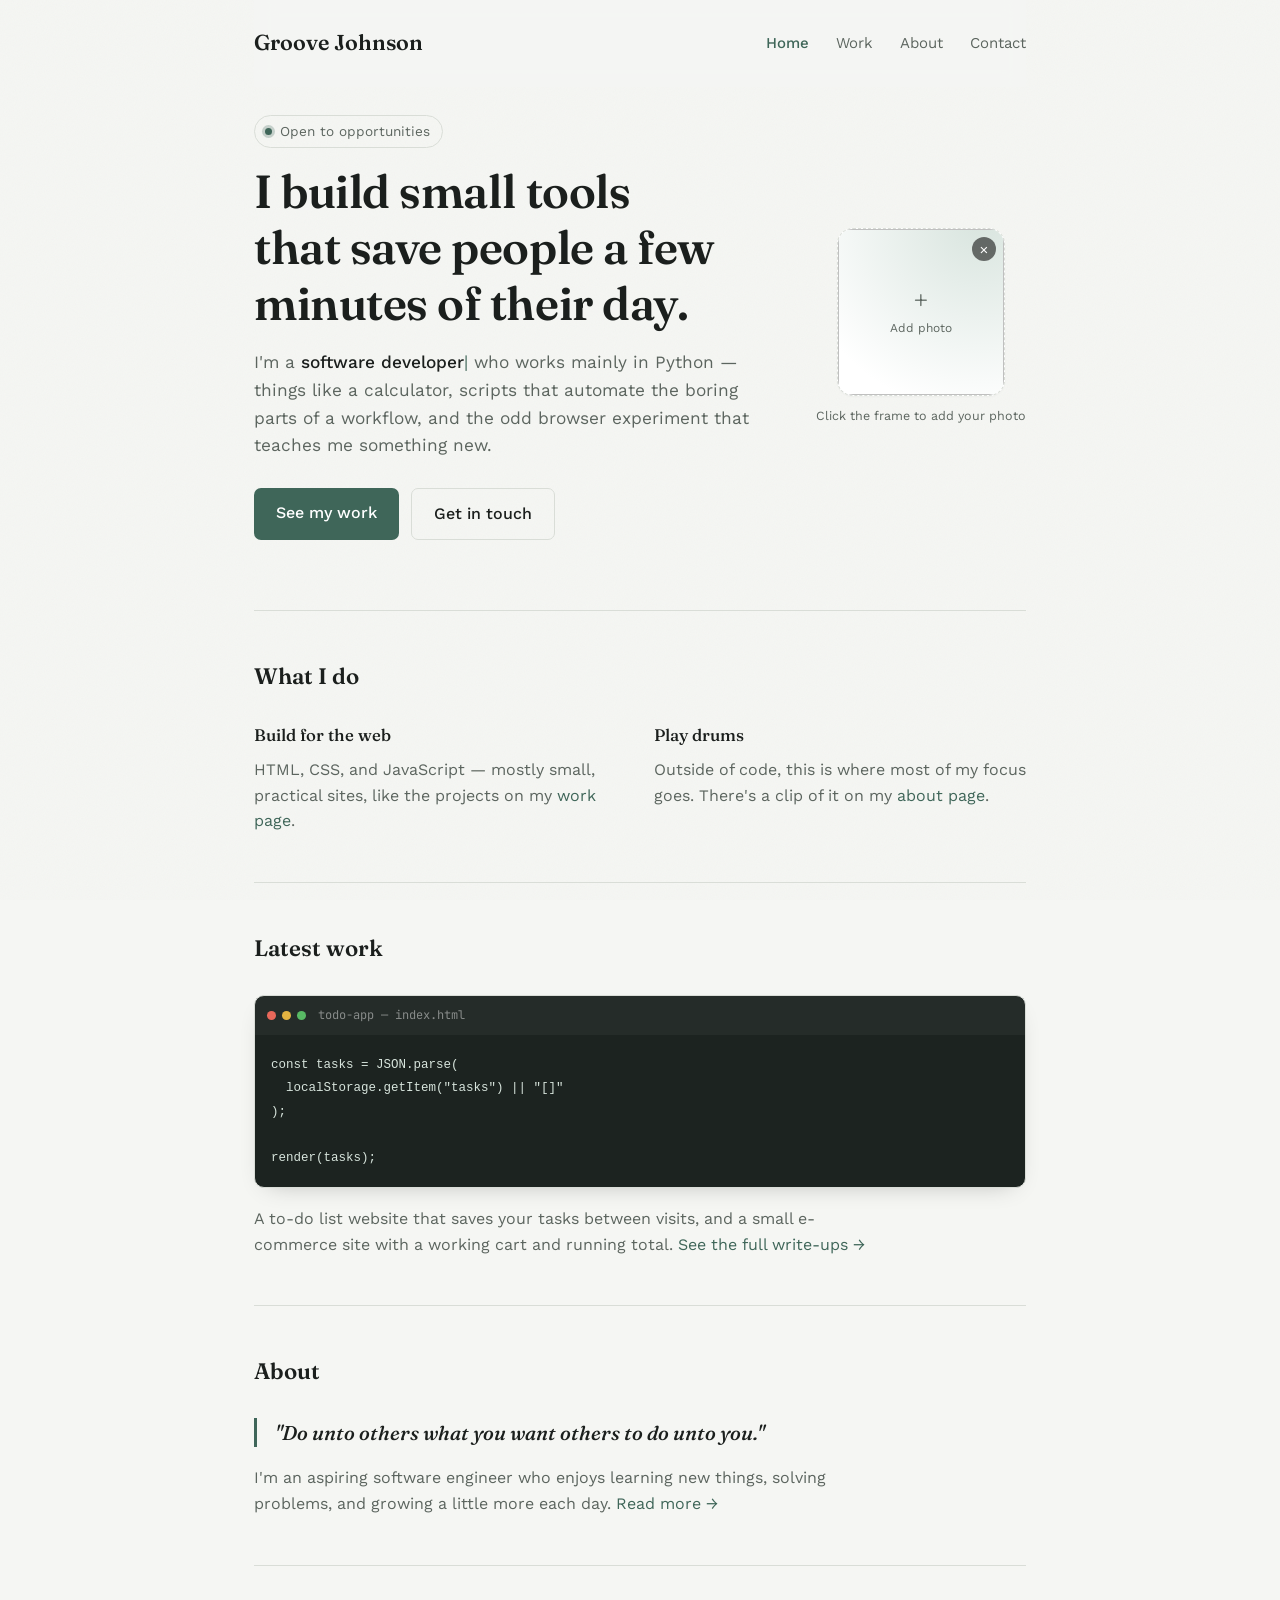
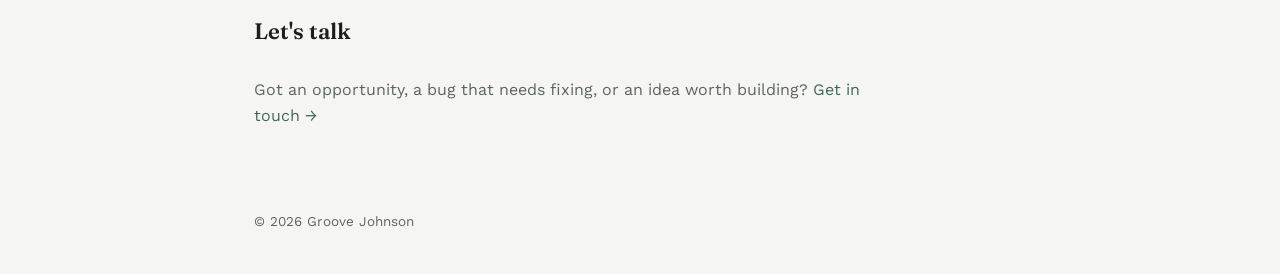
<file: index.html>
<!DOCTYPE html>
<html lang="en">
<head>
<meta charset="UTF-8">
<meta name="viewport" content="width=device-width, initial-scale=1">
<title>Groove Johnson — Software Developer</title>
<link rel="preconnect" href="https://fonts.googleapis.com">
<link rel="preconnect" href="https://fonts.gstatic.com" crossorigin>
<link href="https://fonts.googleapis.com/css2?family=Fraunces:ital,opsz,wght@0,9..144,400;0,9..144,600;0,9..144,700;1,9..144,500&family=Work+Sans:wght@400;500;600&family=JetBrains+Mono:wght@400;500&display=swap" rel="stylesheet">
<link rel="stylesheet" href="style.css">
</head>
<body>
<div class="noise" aria-hidden="true"></div>

<div class="wrap">

  <nav id="nav">
    <span class="logo">Groove Johnson</span>
    <div class="nav-links">
      <a href="index.html" class="active">Home</a>
      <a href="work.html">Work</a>
      <a href="about.html">About</a>
      <a href="contact.html">Contact</a>
    </div>
  </nav>

  <header class="hero">
    <div class="hero-text">
      <p class="eyebrow">
        <span class="dot" aria-hidden="true"></span>
        Open to opportunities
      </p>
      <h1 class="reveal">I build small tools that save people a few minutes of their day.</h1>
      <p class="lede reveal">
        I'm a <span id="role">software developer</span><span class="cursor" aria-hidden="true">|</span> who works mainly in Python — things like a calculator, scripts that automate the boring parts of a workflow, and the odd browser experiment that teaches me something new.
      </p>
      <div class="cta-row reveal">
        <a class="btn" href="work.html">See my work</a>
        <a class="btn ghost" href="contact.html">Get in touch</a>
      </div>
    </div>

    <div class="hero-photo reveal">
      <div class="photo-frame" id="photoFrame" tabindex="0" role="button" aria-label="Upload your photo">
        <img id="photoImg" alt="" hidden>
        <div class="photo-placeholder" id="photoPlaceholder">
          <span>+</span>
          <small>Add photo</small>
        </div>
        <button class="photo-remove" id="photoRemove" type="button" hidden aria-label="Remove photo">×</button>
        <input type="file" id="photoInput" accept="image/*" hidden>
      </div>
      <p class="photo-caption">Click the frame to add your photo</p>
    </div>
  </header>

  <section id="glance">
    <div class="section-head">
      <h2>What I do</h2>
    </div>
    <div class="glance-grid">
      <div class="glance-item">
        <h3>Build for the web</h3>
        <p>HTML, CSS, and JavaScript — mostly small, practical sites, like the projects on my <a href="work.html">work page</a>.</p>
      </div>
      <div class="glance-item">
        <h3>Play drums</h3>
        <p>Outside of code, this is where most of my focus goes. There's a clip of it on my <a href="about.html">about page</a>.</p>
      </div>
    </div>
  </section>

  <section id="featured-work">
    <div class="section-head">
      <h2>Latest work</h2>
    </div>
    <div class="project-window small">
      <div class="window-bar">
        <span></span><span></span><span></span>
        <span class="window-title">todo-app — index.html</span>
      </div>
      <div class="window-body">
        <pre><code>const tasks = JSON.parse(
  localStorage.getItem("tasks") || "[]"
);

render(tasks);</code></pre>
      </div>
    </div>
    <p class="home-teaser-text">A to-do list website that saves your tasks between visits, and a small e-commerce site with a working cart and running total. <a href="work.html">See the full write-ups →</a></p>
  </section>

  <section id="home-about">
    <div class="section-head">
      <h2>About</h2>
    </div>
    <p class="pull">"Do unto others what you want others to do unto you."</p>
    <p class="home-teaser-text">I'm an aspiring software engineer who enjoys learning new things, solving problems, and growing a little more each day. <a href="about.html">Read more →</a></p>
  </section>

  <section id="home-contact">
    <div class="section-head">
      <h2>Let's talk</h2>
    </div>
    <p class="home-teaser-text">Got an opportunity, a bug that needs fixing, or an idea worth building? <a href="contact.html">Get in touch →</a></p>
  </section>

  <footer>© 2026 Groove Johnson</footer>
</div>

<script src="script.js"></script>
</body>
</html>
</file>
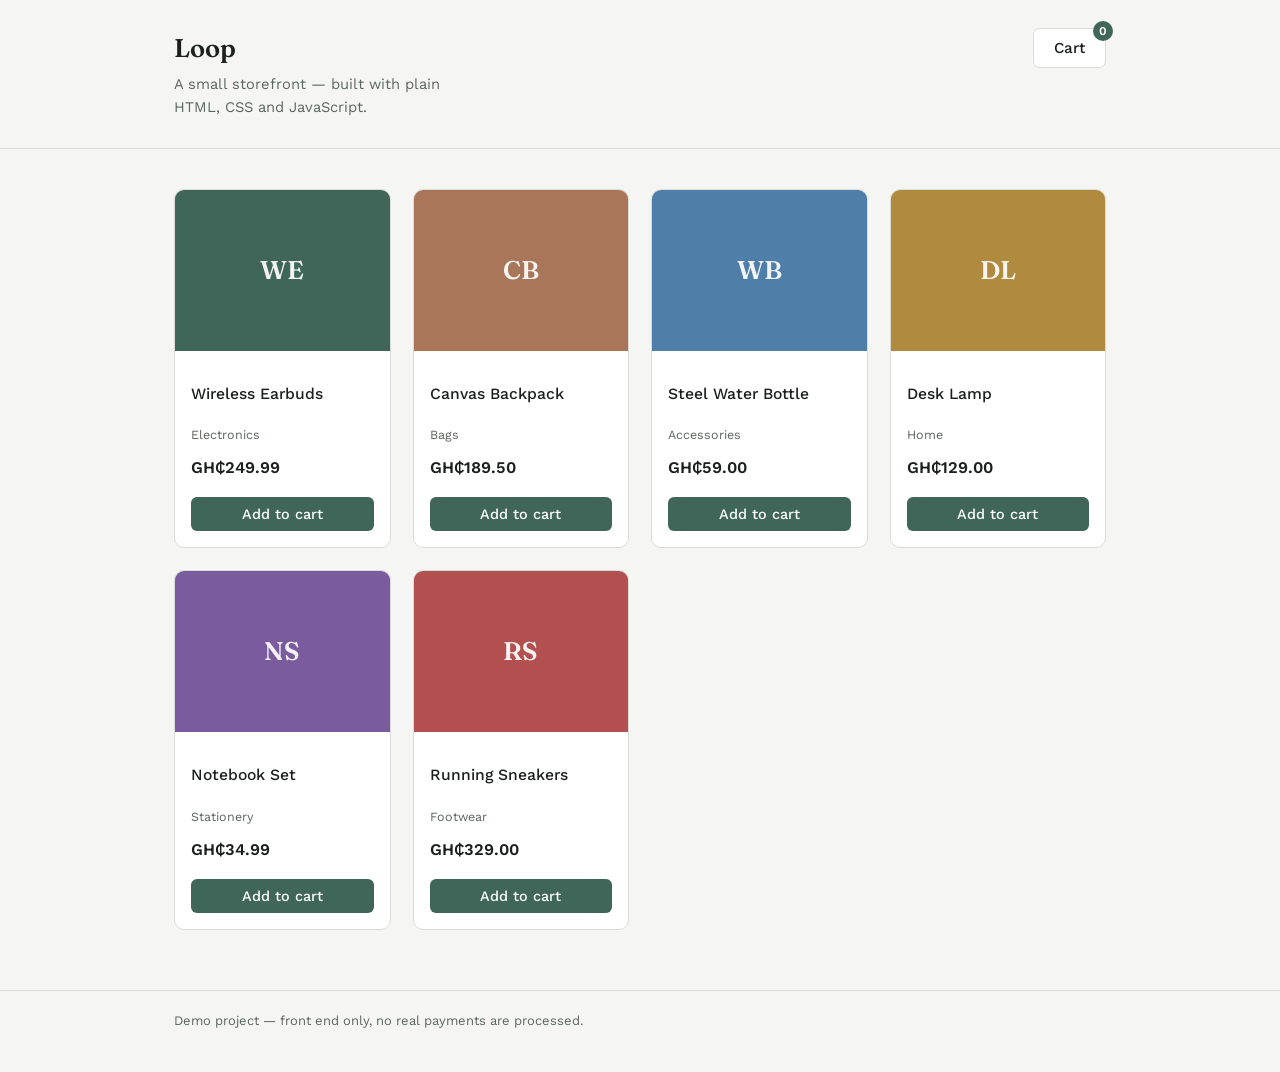
<file: ecommerce/index.html>
<!DOCTYPE html>
<html lang="en">
<head>
<meta charset="UTF-8">
<meta name="viewport" content="width=device-width, initial-scale=1">
<title>Loop — a small storefront demo</title>
<link rel="preconnect" href="https://fonts.googleapis.com">
<link rel="preconnect" href="https://fonts.gstatic.com" crossorigin>
<link href="https://fonts.googleapis.com/css2?family=Fraunces:ital,opsz,wght@0,9..144,400;0,9..144,600;0,9..144,700;1,9..144,500&family=Work+Sans:wght@400;500;600&display=swap" rel="stylesheet">
<link rel="stylesheet" href="style.css">
</head>
<body>

<header class="site-header">
  <div class="wrap header-inner">
    <div>
      <span class="logo">Loop</span>
      <p class="tagline">A small storefront — built with plain HTML, CSS and JavaScript.</p>
    </div>
    <button class="cart-btn" id="cartBtn" aria-label="Open cart">
      Cart
      <span class="cart-count" id="cartCount" hidden>0</span>
    </button>
  </div>
</header>

<main class="wrap">
  <section class="products" id="products" aria-label="Products"></section>
</main>

<footer class="site-footer">
  <div class="wrap">Demo project — front end only, no real payments are processed.</div>
</footer>

<!-- cart panel -->
<div class="overlay" id="overlay" hidden></div>
<aside class="cart-panel" id="cartPanel" aria-label="Shopping cart" hidden>
  <div class="cart-head">
    <h2>Your cart</h2>
    <button class="close-btn" id="closeCart" aria-label="Close cart">×</button>
  </div>

  <div class="cart-items" id="cartItems"></div>
  <p class="cart-empty" id="cartEmpty">Your cart is empty.</p>

  <div class="cart-summary">
    <div class="cart-total-row">
      <span>Total</span>
      <span id="cartTotal">GH₵0.00</span>
    </div>
    <button class="btn checkout-btn" id="checkoutBtn">Checkout</button>
  </div>
</aside>

<div class="toast" id="toast" hidden></div>

<script src="script.js"></script>
</body>
</html>
</file>
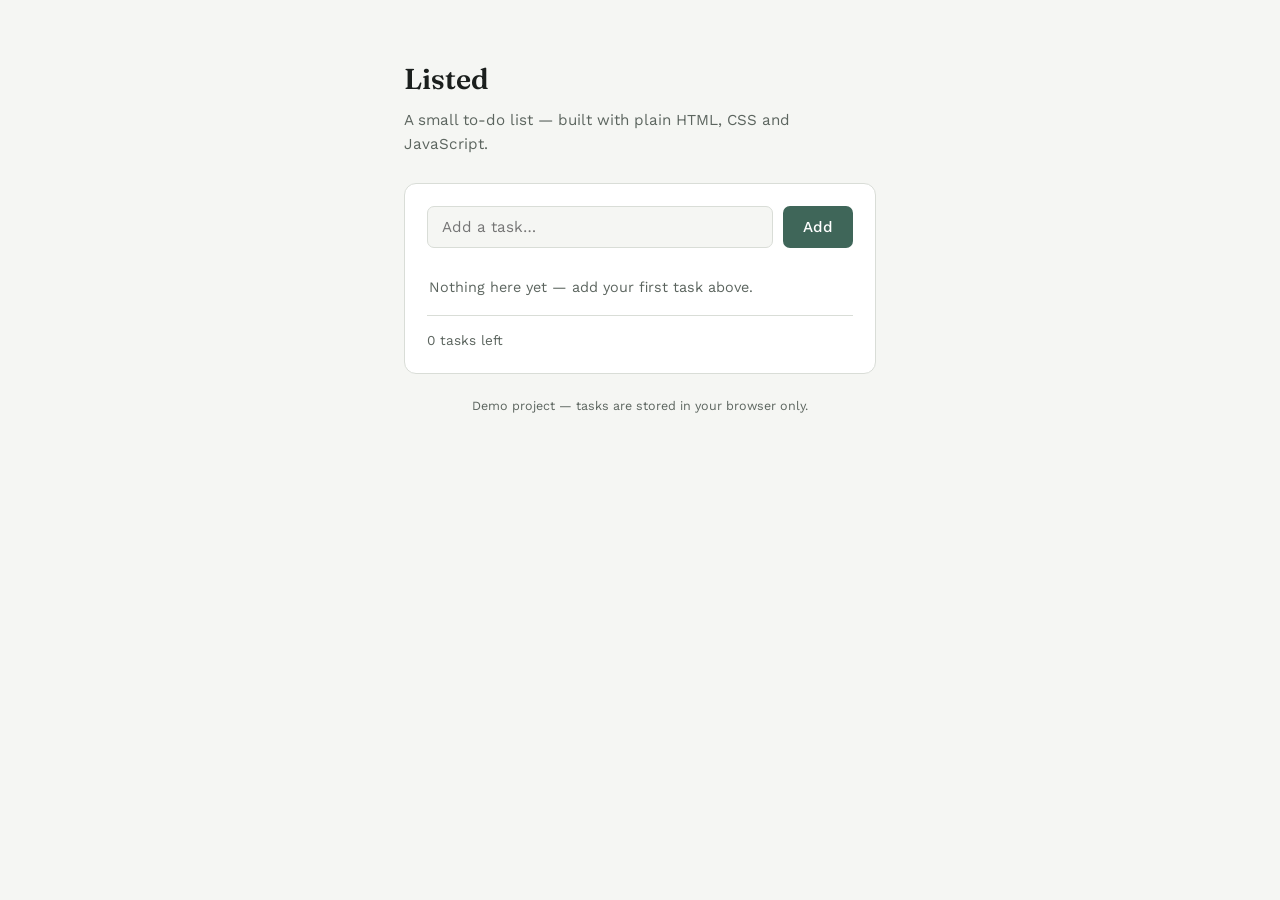
<file: todo/index.html>
<!DOCTYPE html>
<html lang="en">
<head>
<meta charset="UTF-8">
<meta name="viewport" content="width=device-width, initial-scale=1">
<title>Listed — a small to-do app demo</title>
<link rel="preconnect" href="https://fonts.googleapis.com">
<link rel="preconnect" href="https://fonts.gstatic.com" crossorigin>
<link href="https://fonts.googleapis.com/css2?family=Fraunces:ital,opsz,wght@0,9..144,400;0,9..144,600;0,9..144,700;1,9..144,500&family=Work+Sans:wght@400;500;600&display=swap" rel="stylesheet">
<link rel="stylesheet" href="style.css">
</head>
<body>

<div class="wrap">
  <header class="app-header">
    <span class="logo">Listed</span>
    <p class="tagline">A small to-do list — built with plain HTML, CSS and JavaScript.</p>
  </header>

  <main class="app-card">
    <form id="addForm" class="add-row">
      <input type="text" id="taskInput" placeholder="Add a task…" autocomplete="off" aria-label="New task">
      <button type="submit" class="add-btn">Add</button>
    </form>

    <ul class="task-list" id="taskList"></ul>
    <p class="empty-state" id="emptyState">Nothing here yet — add your first task above.</p>

    <div class="list-footer">
      <span id="remainingCount">0 tasks left</span>
      <button type="button" id="clearCompleted" class="clear-btn" hidden>Clear completed</button>
    </div>
  </main>

  <footer class="site-footer">Demo project — tasks are stored in your browser only.</footer>
</div>

<script src="script.js"></script>
</body>
</html>
</file>
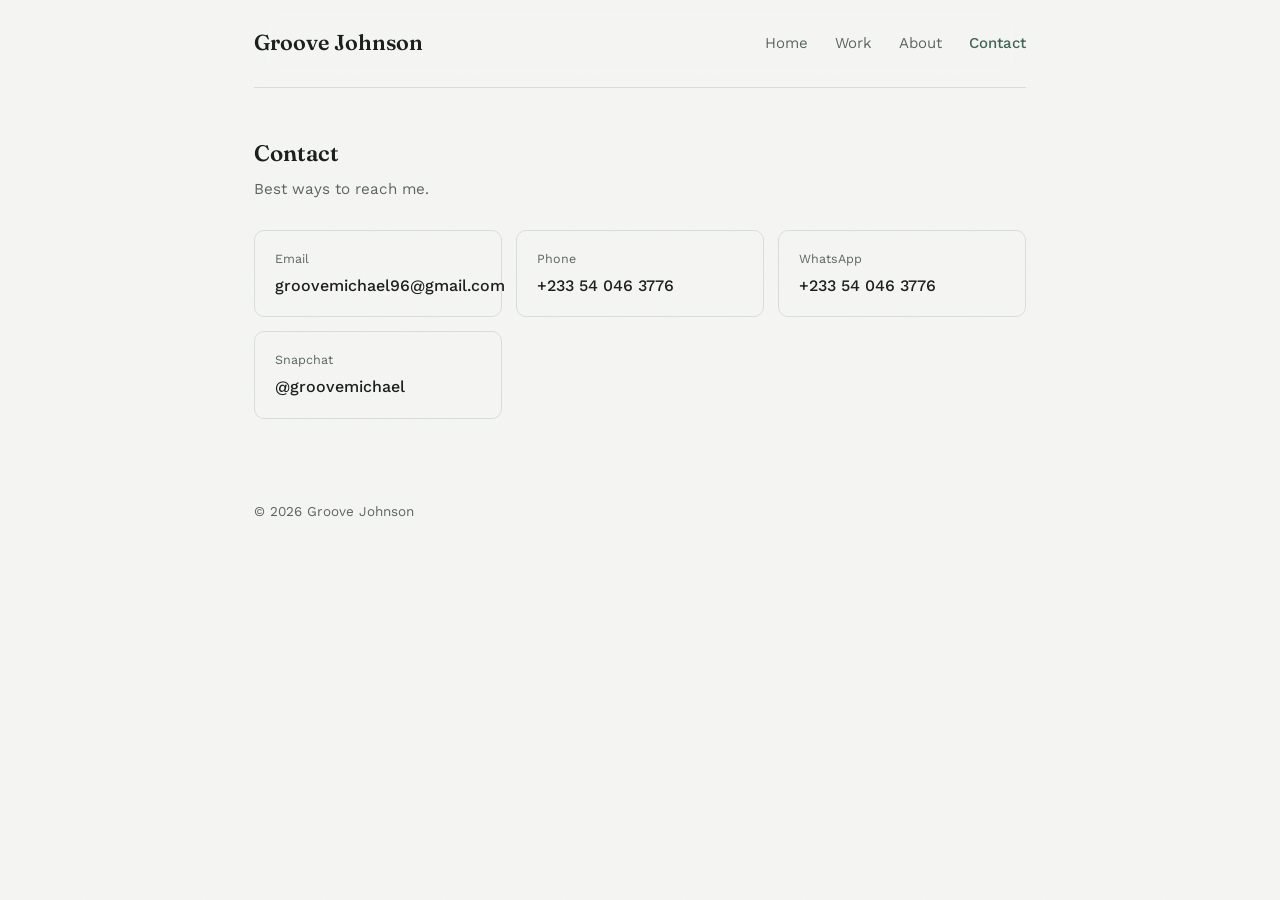
<file: contact.html>
<!DOCTYPE html>
<html lang="en">
<head>
<meta charset="UTF-8">
<meta name="viewport" content="width=device-width, initial-scale=1">
<title>Contact — Groove Johnson</title>
<link rel="preconnect" href="https://fonts.googleapis.com">
<link rel="preconnect" href="https://fonts.gstatic.com" crossorigin>
<link href="https://fonts.googleapis.com/css2?family=Fraunces:ital,opsz,wght@0,9..144,400;0,9..144,600;0,9..144,700;1,9..144,500&family=Work+Sans:wght@400;500;600&family=JetBrains+Mono:wght@400;500&display=swap" rel="stylesheet">
<link rel="stylesheet" href="style.css">
</head>
<body>
<div class="noise" aria-hidden="true"></div>

<div class="wrap">

  <nav id="nav">
    <span class="logo">Groove Johnson</span>
    <div class="nav-links">
      <a href="index.html">Home</a>
      <a href="work.html">Work</a>
      <a href="about.html">About</a>
      <a href="contact.html" class="active">Contact</a>
    </div>
  </nav>

  <section id="contact">
    <div class="section-head">
      <h2>Contact</h2>
      <p class="section-sub">Best ways to reach me.</p>
    </div>
    <div class="contact-row">
      <a class="contact-card" href="mailto:groovemichael96@gmail.com">
        <span class="contact-label">Email</span>
        <span class="contact-value">groovemichael96@gmail.com</span>
      </a>
      <a class="contact-card" href="tel:+233540463776">
        <span class="contact-label">Phone</span>
        <span class="contact-value">+233 54 046 3776</span>
      </a>
      <a class="contact-card" href="https://wa.me/233540463776" target="_blank" rel="noopener">
        <span class="contact-label">WhatsApp</span>
        <span class="contact-value">+233 54 046 3776</span>
      </a>
      <a class="contact-card" href="https://www.snapchat.com/add/groovemichael" target="_blank" rel="noopener">
        <span class="contact-label">Snapchat</span>
        <span class="contact-value">@groovemichael</span>
      </a>
    </div>
  </section>

  <footer>© 2026 Groove Johnson</footer>
</div>

<script src="script.js"></script>
</body>
</html>
</file>
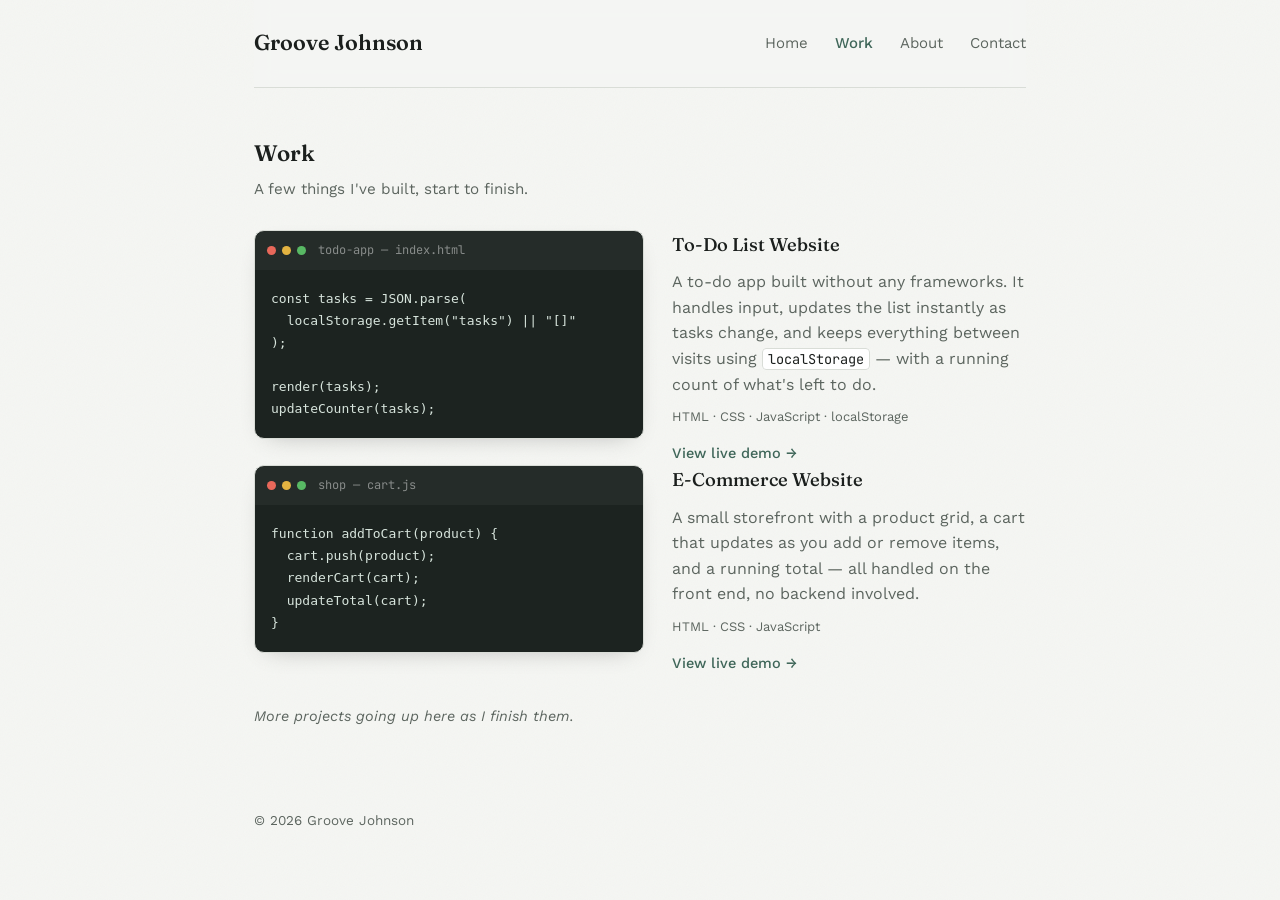
<file: work.html>
<!DOCTYPE html>
<html lang="en">
<head>
<meta charset="UTF-8">
<meta name="viewport" content="width=device-width, initial-scale=1">
<title>Work — Groove Johnson</title>
<link rel="preconnect" href="https://fonts.googleapis.com">
<link rel="preconnect" href="https://fonts.gstatic.com" crossorigin>
<link href="https://fonts.googleapis.com/css2?family=Fraunces:ital,opsz,wght@0,9..144,400;0,9..144,600;0,9..144,700;1,9..144,500&family=Work+Sans:wght@400;500;600&family=JetBrains+Mono:wght@400;500&display=swap" rel="stylesheet">
<link rel="stylesheet" href="style.css">
</head>
<body>
<div class="noise" aria-hidden="true"></div>

<div class="wrap">

  <nav id="nav">
    <span class="logo">Groove Johnson</span>
    <div class="nav-links">
      <a href="index.html">Home</a>
      <a href="work.html" class="active">Work</a>
      <a href="about.html">About</a>
      <a href="contact.html">Contact</a>
    </div>
  </nav>

  <section id="work">
    <div class="section-head">
      <h2>Work</h2>
      <p class="section-sub">A few things I've built, start to finish.</p>
    </div>

    <article class="project">
      <div class="project-window">
        <div class="window-bar">
          <span></span><span></span><span></span>
          <span class="window-title">todo-app — index.html</span>
        </div>
        <div class="window-body">
          <pre><code>const tasks = JSON.parse(
  localStorage.getItem("tasks") || "[]"
);

render(tasks);
updateCounter(tasks);</code></pre>
        </div>
      </div>
      <div class="project-info">
        <h3>To-Do List Website</h3>
        <p>A to-do app built without any frameworks. It handles input, updates the list instantly as tasks change, and keeps everything between visits using <code>localStorage</code> — with a running count of what's left to do.</p>
        <p class="stack">HTML · CSS · JavaScript · localStorage</p>
        <div class="project-links">
          <a href="todo/index.html">View live demo →</a>
        </div>
      </div>
    </article>

    <article class="project">
      <div class="project-window">
        <div class="window-bar">
          <span></span><span></span><span></span>
          <span class="window-title">shop — cart.js</span>
        </div>
        <div class="window-body">
          <pre><code>function addToCart(product) {
  cart.push(product);
  renderCart(cart);
  updateTotal(cart);
}</code></pre>
        </div>
      </div>
      <div class="project-info">
        <h3>E-Commerce Website</h3>
        <p>A small storefront with a product grid, a cart that updates as you add or remove items, and a running total — all handled on the front end, no backend involved.</p>
        <p class="stack">HTML · CSS · JavaScript</p>
        <div class="project-links">
          <a href="ecommerce/index.html">View live demo →</a>
        </div>
      </div>
    </article>

    <p class="project-note">More projects going up here as I finish them.</p>
  </section>

  <footer>© 2026 Groove Johnson</footer>
</div>

<script src="script.js"></script>
</body>
</html>
</file>
<file: style.css>
:root {
  --bg: #f5f6f3;
  --surface: #ffffff;
  --ink: #1b1f1d;
  --muted: #5c655f;
  --line: #d9ddd7;
  --accent: #3f6659;
  --accent-soft: #bfd3c9;
  --accent-ink: #ffffff;
  --code-bg: #1c2320;
  --code-text: #d7e4dc;
}

@media (prefers-color-scheme: dark) {
  :root {
    --bg: #14181a;
    --surface: #1b2022;
    --ink: #edf0ec;
    --muted: #9aa39b;
    --line: #2b3230;
    --accent: #83ab98;
    --accent-soft: #2c3b35;
    --accent-ink: #11201a;
    --code-bg: #0f1413;
    --code-text: #cfe0d6;
  }
}

* { box-sizing: border-box; }

html { scroll-behavior: smooth; }

@media (prefers-reduced-motion: reduce) {
  html { scroll-behavior: auto; }
  .reveal { opacity: 1 !important; transform: none !important; }
  .cursor { animation: none !important; }
}

body {
  margin: 0;
  background: var(--bg);
  color: var(--ink);
  font: 16px/1.6 "Work Sans", system-ui, -apple-system, "Segoe UI", sans-serif;
  position: relative;
}

/* faint paper grain, kept subtle */
.noise {
  position: fixed;
  inset: 0;
  pointer-events: none;
  opacity: 0.035;
  z-index: 0;
  background-image: url("data:image/svg+xml;utf8,<svg xmlns='http://www.w3.org/2000/svg' width='120' height='120'><filter id='n'><feTurbulence type='fractalNoise' baseFrequency='0.9' numOctaves='2' stitchTiles='stitch'/></filter><rect width='100%25' height='100%25' filter='url(%23n)'/></svg>");
}

h1, h2, h3 {
  font-family: "Fraunces", Georgia, serif;
  font-weight: 600;
  color: var(--ink);
  margin: 0;
}

a { color: var(--accent); text-decoration: none; }
a:hover { text-decoration: underline; }

a:focus-visible,
button:focus-visible,
.photo-frame:focus-visible {
  outline: 2px solid var(--accent);
  outline-offset: 3px;
}

.wrap {
  max-width: 820px;
  margin: 0 auto;
  padding: 0 24px;
  position: relative;
  z-index: 1;
}

/* ---- nav ---- */
nav {
  display: flex;
  justify-content: space-between;
  align-items: center;
  padding: 26px 0;
  position: sticky;
  top: 0;
  z-index: 10;
  background: color-mix(in srgb, var(--bg) 82%, transparent);
  backdrop-filter: blur(10px);
}
nav .logo {
  font-family: "Fraunces", Georgia, serif;
  font-weight: 600;
  font-size: 1.35rem;
}
.nav-links a {
  margin-left: 22px;
  color: var(--muted);
  font-size: 15px;
}
.nav-links a:hover { color: var(--accent); }
.nav-links a.active {
  color: var(--accent);
  font-weight: 500;
}

/* ---- simple page header, used at the top of inner pages ---- */
.page-head {
  padding: 44px 0 8px;
}
.page-head .eyebrow { margin-bottom: 14px; }
.page-head h1 {
  font-size: clamp(1.8rem, 4vw, 2.4rem);
  line-height: 1.2;
  margin-bottom: 10px;
}
.page-head p {
  color: var(--muted);
  max-width: 50ch;
  margin: 0;
}

/* ---- hero ---- */
.hero {
  display: grid;
  grid-template-columns: 1fr auto;
  gap: 48px;
  align-items: center;
  padding: 28px 0 70px;
}

.reveal {
  opacity: 0;
  transform: translateY(14px);
  animation: rise 0.7s cubic-bezier(.2,.7,.2,1) forwards;
}
.hero h1.reveal { animation-delay: 0.05s; }
.hero .lede.reveal { animation-delay: 0.18s; }
.hero .cta-row.reveal { animation-delay: 0.3s; }
.hero-photo.reveal { animation-delay: 0.22s; }
@keyframes rise {
  to { opacity: 1; transform: translateY(0); }
}

.eyebrow {
  display: inline-flex;
  align-items: center;
  gap: 8px;
  margin: 0 0 16px;
  padding: 5px 12px 5px 10px;
  border: 1px solid var(--line);
  border-radius: 20px;
  color: var(--muted);
  font-size: 0.85rem;
}
.eyebrow .dot {
  width: 7px;
  height: 7px;
  border-radius: 50%;
  background: var(--accent);
  box-shadow: 0 0 0 3px color-mix(in srgb, var(--accent) 25%, transparent);
}

.hero h1 {
  font-size: clamp(2rem, 4.6vw, 2.9rem);
  line-height: 1.2;
  letter-spacing: -0.01em;
  max-width: 15ch;
  margin-bottom: 18px;
}
.hero .lede {
  color: var(--muted);
  font-size: 1.08rem;
  max-width: 48ch;
  margin: 0 0 28px;
}
#role { color: var(--ink); font-weight: 500; }
.cursor {
  display: inline-block;
  color: var(--accent);
  animation: blink 1s steps(1) infinite;
}
@keyframes blink { 50% { opacity: 0; } }

.cta-row { display: flex; gap: 12px; flex-wrap: wrap; }
.btn {
  display: inline-block;
  padding: 12px 22px;
  border-radius: 7px;
  background: var(--accent);
  color: var(--accent-ink);
  font-weight: 500;
  transition: transform 0.15s ease, opacity 0.15s ease;
}
.btn:hover { text-decoration: none; opacity: 0.9; transform: translateY(-1px); }
.btn.ghost {
  background: transparent;
  border: 1px solid var(--line);
  color: var(--ink);
}
.btn.ghost:hover { border-color: var(--accent); color: var(--accent); }

/* ---- photo upload ---- */
.hero-photo {
  display: flex;
  flex-direction: column;
  align-items: center;
  gap: 10px;
  flex-shrink: 0;
}
.photo-frame {
  position: relative;
  width: 168px;
  height: 168px;
  border-radius: 16px;
  border: 1px dashed var(--line);
  background: var(--surface);
  cursor: pointer;
  overflow: hidden;
  box-shadow: 0 1px 2px rgba(0,0,0,0.03);
}
.photo-frame::before {
  content: "";
  position: absolute;
  inset: -40%;
  background: radial-gradient(circle at 70% 20%, var(--accent-soft), transparent 60%);
  opacity: 0.6;
  z-index: 0;
}
.photo-frame img {
  position: relative;
  z-index: 1;
  width: 100%;
  height: 100%;
  object-fit: cover;
  display: block;
}
.photo-placeholder {
  position: absolute;
  inset: 0;
  z-index: 1;
  display: flex;
  flex-direction: column;
  align-items: center;
  justify-content: center;
  gap: 4px;
  color: var(--muted);
}
.photo-placeholder span {
  font-family: "Fraunces", serif;
  font-size: 1.8rem;
  line-height: 1;
}
.photo-placeholder small { font-size: 12px; }
.photo-frame:hover { border-color: var(--accent); }
.photo-frame:hover .photo-placeholder { color: var(--accent); }

.photo-remove {
  position: absolute;
  top: 8px;
  right: 8px;
  z-index: 2;
  width: 24px;
  height: 24px;
  border: none;
  border-radius: 50%;
  background: rgba(0, 0, 0, 0.55);
  color: #fff;
  font-size: 15px;
  line-height: 1;
  cursor: pointer;
  display: flex;
  align-items: center;
  justify-content: center;
}
.photo-remove:hover { background: rgba(0, 0, 0, 0.75); }

.photo-caption {
  margin: 0;
  font-size: 12.5px;
  color: var(--muted);
}

@media (max-width: 580px) {
  .hero { grid-template-columns: 1fr; }
  .hero-photo { align-items: flex-start; }
}

/* ---- homepage teasers ---- */
.glance-grid {
  display: grid;
  grid-template-columns: 1fr 1fr;
  gap: 28px;
}
@media (max-width: 560px) {
  .glance-grid { grid-template-columns: 1fr; }
}
.glance-item h3 {
  font-size: 1.05rem;
  font-weight: 500;
  margin-bottom: 8px;
}
.glance-item p {
  margin: 0;
  color: var(--muted);
}

.project-window.small .window-body pre {
  font-size: 12.5px;
}

.home-teaser-text {
  margin: 18px 0 0;
  color: var(--muted);
  max-width: 62ch;
}

/* ---- sections ---- */
section {
  padding: 48px 0;
  border-top: 1px solid var(--line);
}
.section-head { margin-bottom: 28px; }
.section-head h2 { font-size: 1.4rem; margin-bottom: 6px; }
.section-sub { margin: 0; color: var(--muted); font-size: 0.95rem; }

/* ---- work / projects ---- */
.project {
  display: grid;
  grid-template-columns: 1.1fr 1fr;
  gap: 28px;
  align-items: start;
}
@media (max-width: 680px) {
  .project { grid-template-columns: 1fr; }
}

.project-window {
  border-radius: 10px;
  overflow: hidden;
  background: var(--code-bg);
  border: 1px solid var(--line);
  box-shadow: 0 8px 24px -14px rgba(0,0,0,0.3);
}
.window-bar {
  display: flex;
  align-items: center;
  gap: 6px;
  padding: 10px 12px;
  background: rgba(255,255,255,0.04);
}
.window-bar span:not(.window-title) {
  width: 9px;
  height: 9px;
  border-radius: 50%;
  background: rgba(255,255,255,0.18);
  flex-shrink: 0;
}
.window-bar span:nth-child(1) { background: #e8685a; }
.window-bar span:nth-child(2) { background: #e3b341; }
.window-bar span:nth-child(3) { background: #58b964; }
.window-title {
  margin-left: 6px;
  font-size: 12px;
  color: rgba(255,255,255,0.45);
  font-family: "JetBrains Mono", ui-monospace, monospace;
}
.window-body {
  padding: 18px 16px;
  overflow-x: auto;
}
.window-body pre {
  margin: 0;
  font-family: "JetBrains Mono", ui-monospace, Menlo, monospace;
  font-size: 13px;
  line-height: 1.7;
  color: var(--code-text);
  white-space: pre;
}

.project-info h3 {
  font-size: 1.15rem;
  font-weight: 500;
  margin-bottom: 10px;
}
.project-info p {
  margin: 0 0 10px;
  color: var(--muted);
}
.project-info code {
  font-family: "JetBrains Mono", ui-monospace, monospace;
  font-size: 0.85em;
  background: var(--surface);
  border: 1px solid var(--line);
  border-radius: 4px;
  padding: 1px 5px;
  color: var(--ink);
}
.project-info .stack {
  font-size: 13px;
  color: var(--muted);
  margin: 0 0 14px;
}
.project-links { display: flex; gap: 18px; flex-wrap: wrap; }
.project-links a { font-size: 14.5px; font-weight: 500; }

.project-note {
  margin: 30px 0 0;
  color: var(--muted);
  font-size: 14.5px;
  font-style: italic;
}

/* ---- skills ---- */
.skills-intro {
  margin: 0 0 24px;
  color: var(--ink);
  font-size: 1.05rem;
}
.skill-list { margin: 0; }
.skill-row {
  display: grid;
  grid-template-columns: 170px 1fr;
  gap: 10px 20px;
  padding: 14px 0;
  border-bottom: 1px solid var(--line);
}
.skill-row:last-child { border-bottom: none; }
.skill-row dt { color: var(--muted); font-size: 14.5px; }
.skill-row dd { margin: 0; }
@media (max-width: 480px) {
  .skill-row { grid-template-columns: 1fr; gap: 2px; }
}

/* ---- photo figure ---- */
.photo-figure {
  margin: 20px 0 0;
  max-width: 480px;
}
.photo-figure img {
  display: block;
  width: 100%;
  border-radius: 10px;
  border: 1px solid var(--line);
}
.photo-figure figcaption {
  margin-top: 8px;
  font-size: 12.5px;
  color: var(--muted);
}

/* ---- drumming video ---- */
.video-frame {
  max-width: 420px;
  border-radius: 12px;
  overflow: hidden;
  border: 1px solid var(--line);
  background: #000;
  box-shadow: 0 8px 24px -14px rgba(0,0,0,0.3);
}
.video-frame video {
  display: block;
  width: 100%;
  max-height: 70vh;
}

/* ---- about ---- */
.about-grid {
  display: grid;
  grid-template-columns: 0.9fr 1.1fr;
  gap: 36px;
}
@media (max-width: 640px) {
  .about-grid { grid-template-columns: 1fr; }
}
.pull {
  font-family: "Fraunces", serif;
  font-style: italic;
  font-weight: 500;
  font-size: 1.25rem;
  line-height: 1.45;
  color: var(--ink);
  margin: 0;
  padding-left: 18px;
  border-left: 3px solid var(--accent);
}
.about-body p {
  max-width: 56ch;
  margin: 0 0 14px;
  color: var(--muted);
}
.about-body p:last-child { margin-bottom: 0; }

/* ---- contact ---- */
.contact-row {
  display: grid;
  grid-template-columns: repeat(auto-fit, minmax(220px, 1fr));
  gap: 14px;
}
.contact-card {
  display: flex;
  flex-direction: column;
  gap: 4px;
  padding: 18px 20px;
  border: 1px solid var(--line);
  border-radius: 10px;
  color: var(--ink);
  transition: border-color 0.15s ease;
}
.contact-card:hover { border-color: var(--accent); text-decoration: none; }
.contact-label { font-size: 12.5px; color: var(--muted); }
.contact-value { font-weight: 500; }

/* ---- footer ---- */
footer {
  padding: 34px 0 52px;
  color: var(--muted);
  font-size: 13.5px;
}
</file>
<file: ecommerce/style.css>
:root {
  --bg: #f5f6f3;
  --surface: #ffffff;
  --ink: #1b1f1d;
  --muted: #5c655f;
  --line: #d9ddd7;
  --accent: #3f6659;
  --accent-ink: #ffffff;
}

@media (prefers-color-scheme: dark) {
  :root {
    --bg: #14181a;
    --surface: #1b2022;
    --ink: #edf0ec;
    --muted: #9aa39b;
    --line: #2b3230;
    --accent: #83ab98;
    --accent-ink: #11201a;
  }
}

* { box-sizing: border-box; }

body {
  margin: 0;
  background: var(--bg);
  color: var(--ink);
  font: 16px/1.6 "Work Sans", system-ui, -apple-system, "Segoe UI", sans-serif;
}

h1, h2, h3 {
  font-family: "Fraunces", Georgia, serif;
  font-weight: 600;
  margin: 0;
}

button { font-family: inherit; }

a:focus-visible,
button:focus-visible {
  outline: 2px solid var(--accent);
  outline-offset: 3px;
}

.wrap {
  max-width: 980px;
  margin: 0 auto;
  padding: 0 24px;
}

/* ---- header ---- */
.site-header {
  border-bottom: 1px solid var(--line);
  padding: 28px 0;
}
.header-inner {
  display: flex;
  justify-content: space-between;
  align-items: flex-start;
  gap: 20px;
  flex-wrap: wrap;
}
.logo {
  font-family: "Fraunces", Georgia, serif;
  font-weight: 600;
  font-size: 1.6rem;
  display: block;
  margin-bottom: 4px;
}
.tagline {
  margin: 0;
  color: var(--muted);
  font-size: 0.92rem;
  max-width: 34ch;
}

.cart-btn {
  position: relative;
  padding: 10px 20px;
  border-radius: 7px;
  border: 1px solid var(--line);
  background: var(--surface);
  color: var(--ink);
  font-size: 0.95rem;
  font-weight: 500;
  cursor: pointer;
  flex-shrink: 0;
}
.cart-btn:hover { border-color: var(--accent); color: var(--accent); }
.cart-count {
  position: absolute;
  top: -8px;
  right: -8px;
  min-width: 20px;
  height: 20px;
  padding: 0 5px;
  border-radius: 10px;
  background: var(--accent);
  color: var(--accent-ink);
  font-size: 12px;
  font-weight: 600;
  display: flex;
  align-items: center;
  justify-content: center;
}

/* ---- products ---- */
.products {
  padding: 40px 0 60px;
  display: grid;
  grid-template-columns: repeat(auto-fill, minmax(200px, 1fr));
  gap: 22px;
}

.product-card {
  display: flex;
  flex-direction: column;
  border: 1px solid var(--line);
  border-radius: 10px;
  overflow: hidden;
  background: var(--surface);
}

.product-swatch {
  aspect-ratio: 4 / 3;
  display: flex;
  align-items: center;
  justify-content: center;
  font-family: "Fraunces", serif;
  font-size: 1.6rem;
  font-weight: 600;
  color: rgba(255,255,255,0.92);
}

.product-body {
  padding: 14px 16px 16px;
  display: flex;
  flex-direction: column;
  gap: 4px;
  flex: 1;
}
.product-name { font-size: 0.98rem; font-weight: 500; }
.product-category { margin: 0; font-size: 12.5px; color: var(--muted); }
.product-price { margin: 6px 0 12px; font-weight: 600; font-size: 1.02rem; }

.add-btn {
  margin-top: auto;
  padding: 9px 14px;
  border-radius: 6px;
  border: none;
  background: var(--accent);
  color: var(--accent-ink);
  font-size: 0.9rem;
  font-weight: 500;
  cursor: pointer;
  transition: opacity 0.15s ease;
}
.add-btn:hover { opacity: 0.88; }
.add-btn:disabled {
  background: var(--line);
  color: var(--muted);
  cursor: default;
}

/* ---- footer ---- */
.site-footer {
  border-top: 1px solid var(--line);
  padding: 20px 0 40px;
  color: var(--muted);
  font-size: 13px;
}

/* ---- cart panel ---- */
.overlay {
  position: fixed;
  inset: 0;
  background: rgba(0,0,0,0.35);
  z-index: 20;
}

.cart-panel {
  position: fixed;
  top: 0;
  right: 0;
  bottom: 0;
  width: min(380px, 100%);
  background: var(--bg);
  border-left: 1px solid var(--line);
  z-index: 21;
  display: flex;
  flex-direction: column;
  padding: 22px;
  overflow-y: auto;
}
.cart-panel[hidden],
.overlay[hidden] {
  display: none;
}

.cart-head {
  display: flex;
  justify-content: space-between;
  align-items: center;
  margin-bottom: 18px;
}
.close-btn {
  width: 30px;
  height: 30px;
  border: none;
  background: transparent;
  color: var(--muted);
  font-size: 20px;
  cursor: pointer;
  line-height: 1;
}
.close-btn:hover { color: var(--ink); }

.cart-items {
  display: flex;
  flex-direction: column;
  gap: 16px;
  flex: 1;
}

.cart-empty {
  color: var(--muted);
  font-size: 14.5px;
}

.cart-item {
  display: grid;
  grid-template-columns: 44px 1fr auto;
  gap: 12px;
  align-items: center;
}
.cart-item-swatch {
  width: 44px;
  height: 44px;
  border-radius: 7px;
  flex-shrink: 0;
}
.cart-item-name {
  font-size: 14.5px;
  font-weight: 500;
  margin: 0 0 2px;
}
.cart-item-price {
  font-size: 13px;
  color: var(--muted);
  margin: 0;
}
.qty-controls {
  display: flex;
  align-items: center;
  gap: 8px;
  margin-top: 6px;
}
.qty-btn {
  width: 22px;
  height: 22px;
  border-radius: 5px;
  border: 1px solid var(--line);
  background: var(--surface);
  color: var(--ink);
  font-size: 13px;
  line-height: 1;
  cursor: pointer;
}
.qty-btn:hover { border-color: var(--accent); color: var(--accent); }
.qty-value { font-size: 13.5px; min-width: 14px; text-align: center; }

.remove-btn {
  border: none;
  background: transparent;
  color: var(--muted);
  font-size: 12.5px;
  text-decoration: underline;
  cursor: pointer;
  padding: 0;
  justify-self: end;
}
.remove-btn:hover { color: var(--accent); }

.cart-summary {
  border-top: 1px solid var(--line);
  padding-top: 16px;
  margin-top: 16px;
}
.cart-total-row {
  display: flex;
  justify-content: space-between;
  font-weight: 600;
  margin-bottom: 14px;
}

.btn {
  display: block;
  width: 100%;
  padding: 12px;
  border-radius: 7px;
  border: none;
  background: var(--accent);
  color: var(--accent-ink);
  font-size: 0.95rem;
  font-weight: 500;
  cursor: pointer;
  text-align: center;
}
.btn:hover { opacity: 0.9; }
.btn:disabled { background: var(--line); color: var(--muted); cursor: default; }

/* ---- toast ---- */
.toast {
  position: fixed;
  left: 50%;
  bottom: 28px;
  transform: translateX(-50%);
  background: var(--ink);
  color: var(--bg);
  padding: 12px 20px;
  border-radius: 8px;
  font-size: 14px;
  z-index: 30;
  box-shadow: 0 8px 24px -12px rgba(0,0,0,0.4);
}

@media (max-width: 480px) {
  .header-inner { flex-direction: column; }
  .cart-btn { align-self: flex-start; }
}
</file>
<file: todo/style.css>
:root {
  --bg: #f5f6f3;
  --surface: #ffffff;
  --ink: #1b1f1d;
  --muted: #5c655f;
  --line: #d9ddd7;
  --accent: #3f6659;
  --accent-ink: #ffffff;
}

@media (prefers-color-scheme: dark) {
  :root {
    --bg: #14181a;
    --surface: #1b2022;
    --ink: #edf0ec;
    --muted: #9aa39b;
    --line: #2b3230;
    --accent: #83ab98;
    --accent-ink: #11201a;
  }
}

* { box-sizing: border-box; }

body {
  margin: 0;
  background: var(--bg);
  color: var(--ink);
  font: 16px/1.6 "Work Sans", system-ui, -apple-system, "Segoe UI", sans-serif;
}

button, input { font-family: inherit; }

button:focus-visible,
input:focus-visible {
  outline: 2px solid var(--accent);
  outline-offset: 2px;
}

.wrap {
  max-width: 520px;
  margin: 0 auto;
  padding: 56px 24px 40px;
}

.app-header { margin-bottom: 26px; }
.logo {
  font-family: "Fraunces", Georgia, serif;
  font-weight: 600;
  font-size: 1.8rem;
  display: block;
  margin-bottom: 6px;
}
.tagline {
  margin: 0;
  color: var(--muted);
  font-size: 0.95rem;
}

.app-card {
  background: var(--surface);
  border: 1px solid var(--line);
  border-radius: 12px;
  padding: 22px;
}

.add-row {
  display: flex;
  gap: 10px;
  margin-bottom: 18px;
}
.add-row input {
  flex: 1;
  padding: 11px 14px;
  border-radius: 7px;
  border: 1px solid var(--line);
  background: var(--bg);
  color: var(--ink);
  font-size: 0.95rem;
}
.add-btn {
  padding: 11px 20px;
  border-radius: 7px;
  border: none;
  background: var(--accent);
  color: var(--accent-ink);
  font-weight: 500;
  font-size: 0.95rem;
  cursor: pointer;
}
.add-btn:hover { opacity: 0.9; }

.task-list {
  list-style: none;
  margin: 0;
  padding: 0;
  display: flex;
  flex-direction: column;
}

.task-item {
  display: flex;
  align-items: center;
  gap: 12px;
  padding: 12px 2px;
  border-bottom: 1px solid var(--line);
}
.task-item:last-child { border-bottom: none; }

.task-checkbox {
  width: 18px;
  height: 18px;
  flex-shrink: 0;
  accent-color: var(--accent);
  cursor: pointer;
}

.task-label {
  flex: 1;
  font-size: 0.95rem;
  word-break: break-word;
}
.task-item.completed .task-label {
  color: var(--muted);
  text-decoration: line-through;
}

.task-delete {
  border: none;
  background: transparent;
  color: var(--muted);
  font-size: 18px;
  line-height: 1;
  cursor: pointer;
  padding: 2px 4px;
  flex-shrink: 0;
}
.task-delete:hover { color: #b5493c; }

.empty-state {
  margin: 10px 2px 0;
  color: var(--muted);
  font-size: 0.9rem;
}

.list-footer {
  display: flex;
  justify-content: space-between;
  align-items: center;
  margin-top: 16px;
  padding-top: 14px;
  border-top: 1px solid var(--line);
  font-size: 0.85rem;
  color: var(--muted);
}

.clear-btn {
  border: none;
  background: transparent;
  color: var(--muted);
  font-size: 0.85rem;
  text-decoration: underline;
  cursor: pointer;
  padding: 0;
}
.clear-btn:hover { color: var(--accent); }

.site-footer {
  margin-top: 22px;
  text-align: center;
  color: var(--muted);
  font-size: 12.5px;
}
</file>
